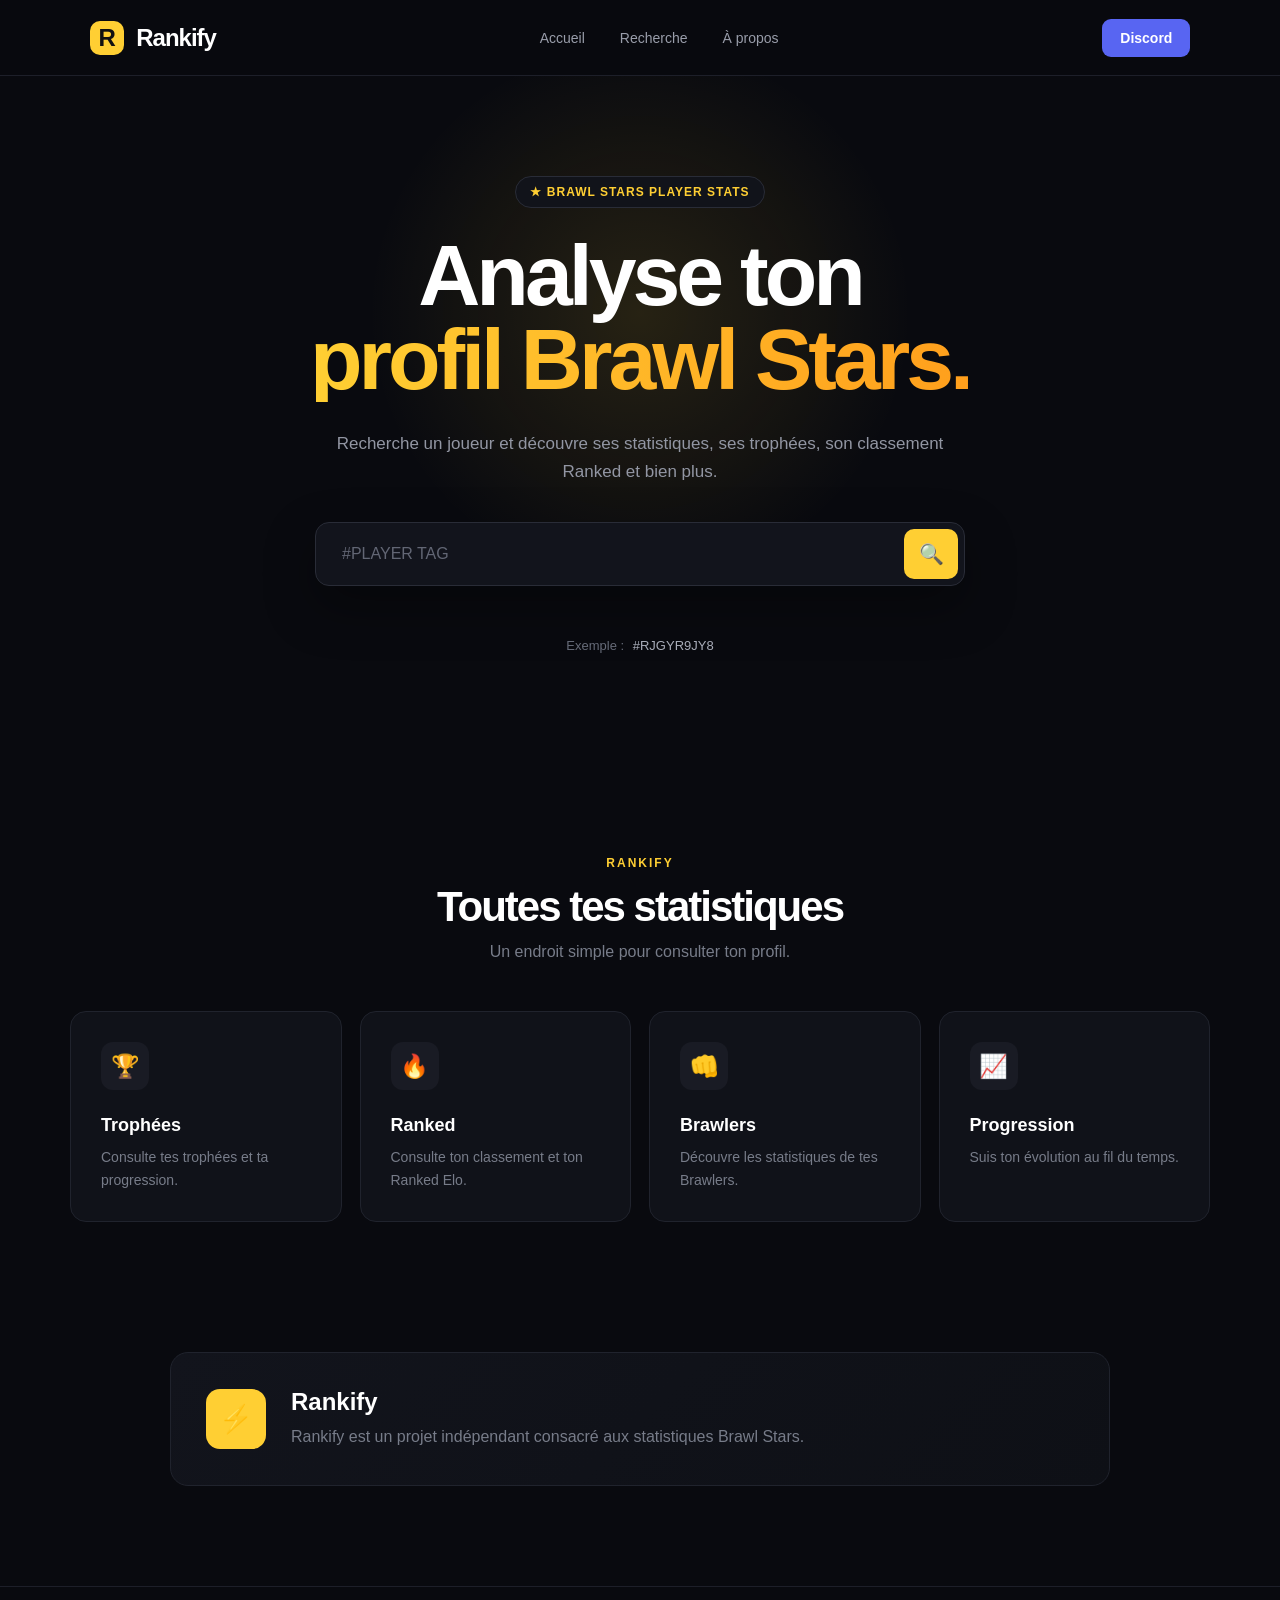
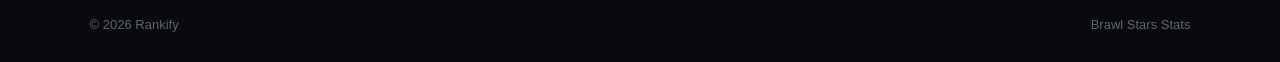
<file: index.html>
<!DOCTYPE html>
<html lang="fr">
<head>
    <meta charset="UTF-8">
    <meta name="viewport" content="width=device-width, initial-scale=1.0">

    <title>Rankify — Brawl Stars Stats</title>

    <link rel="stylesheet" href="style.css">
</head>

<body>

    <!-- NAVBAR -->
    <header class="navbar">

        <div class="logo">
            <span>R</span> Rankify
        </div>

        <nav>
            <a href="index.html">Accueil</a>
            <a href="#search">Recherche</a>
            <a href="#about">À propos</a>
        </nav>

        <a
            class="discord-button"
            href="#"
        >
            Discord
        </a>

    </header>


    <!-- HERO -->
    <main>

        <section class="hero">

            <div class="hero-content">

                <div class="badge">
                    ★ BRAWL STARS PLAYER STATS
                </div>

                <h1>
                    Analyse ton
                    <span>profil Brawl Stars.</span>
                </h1>

                <p>
                    Recherche un joueur et découvre ses statistiques,
                    ses trophées, son classement Ranked et bien plus.
                </p>


                <!-- SEARCH -->
                <div id="search" class="search-box">

                    <input
                        id="playerTag"
                        type="text"
                        placeholder="#PLAYER TAG"
                        autocomplete="off"
                    >

                    <button id="searchButton">
                        🔍
                    </button>

                </div>

                <div id="searchMessage" class="search-message"></div>


                <div class="examples">

                    <span>Exemple :</span>

                    <button
                        class="example-tag"
                        data-tag="#RJGYR9JY8"
                    >
                        #RJGYR9JY8
                    </button>

                </div>

            </div>

        </section>


        <!-- FEATURES -->
        <section class="features">

            <div class="section-title">

                <span>RANKIFY</span>

                <h2>
                    Toutes tes statistiques
                </h2>

                <p>
                    Un endroit simple pour consulter ton profil.
                </p>

            </div>


            <div class="feature-grid">

                <div class="feature-card">

                    <div class="feature-icon">
                        🏆
                    </div>

                    <h3>
                        Trophées
                    </h3>

                    <p>
                        Consulte tes trophées et ta progression.
                    </p>

                </div>


                <div class="feature-card">

                    <div class="feature-icon">
                        🔥
                    </div>

                    <h3>
                        Ranked
                    </h3>

                    <p>
                        Consulte ton classement et ton Ranked Elo.
                    </p>

                </div>


                <div class="feature-card">

                    <div class="feature-icon">
                        👊
                    </div>

                    <h3>
                        Brawlers
                    </h3>

                    <p>
                        Découvre les statistiques de tes Brawlers.
                    </p>

                </div>


                <div class="feature-card">

                    <div class="feature-icon">
                        📈
                    </div>

                    <h3>
                        Progression
                    </h3>

                    <p>
                        Suis ton évolution au fil du temps.
                    </p>

                </div>

            </div>

        </section>


        <!-- ABOUT -->
        <section id="about" class="about">

            <div class="about-card">

                <div class="about-icon">
                    ⚡
                </div>

                <div>

                    <h2>
                        Rankify
                    </h2>

                    <p>
                        Rankify est un projet indépendant consacré
                        aux statistiques Brawl Stars.
                    </p>

                </div>

            </div>

        </section>

    </main>


    <!-- FOOTER -->
    <footer>

        <div>
            © 2026 Rankify
        </div>

        <div>
            Brawl Stars Stats
        </div>

    </footer>


    <script src="script.js"></script>

</body>
</html>
</file>
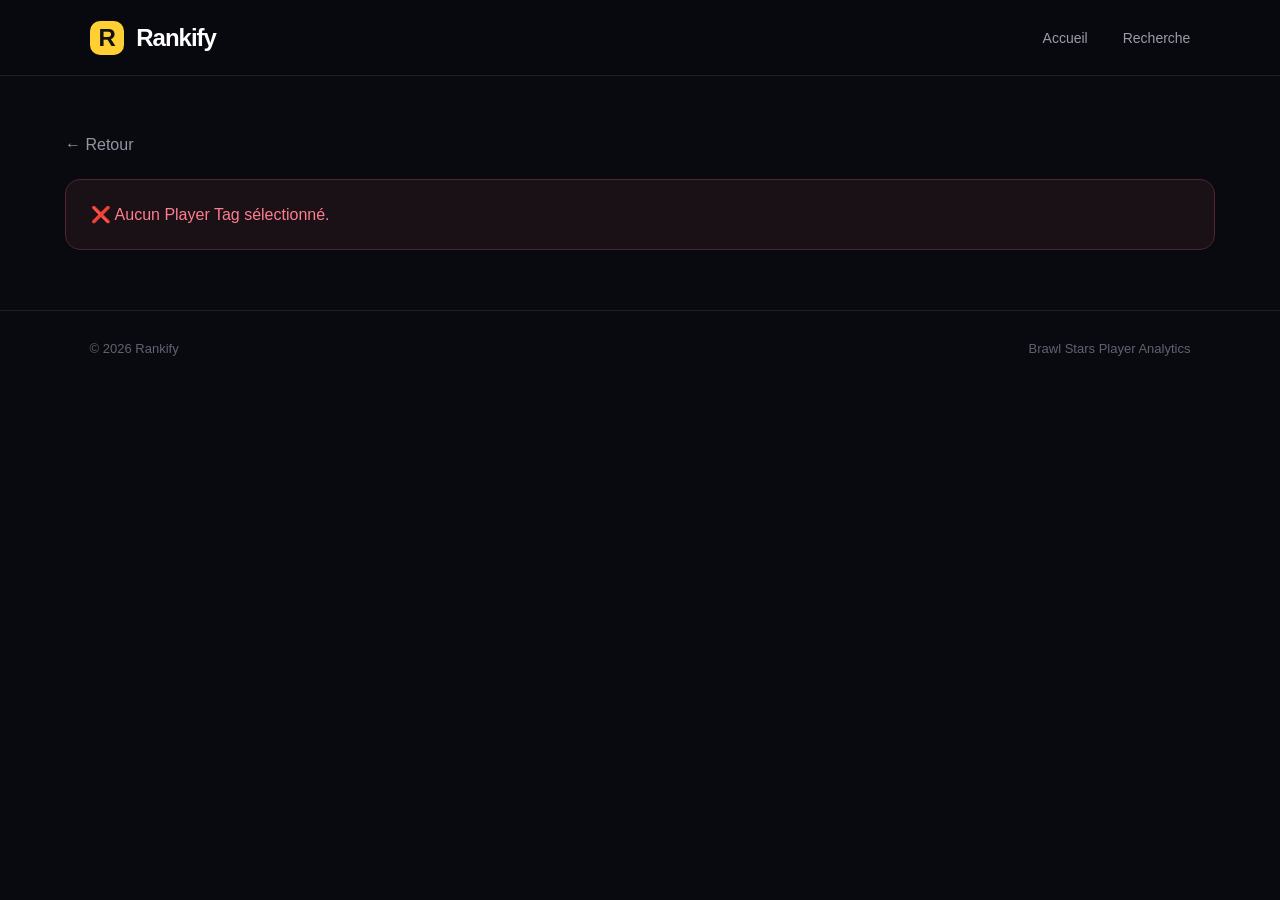
<file: player.html>
<!DOCTYPE html>

<html lang="fr">

<head>

    <meta charset="UTF-8">

    <meta
        name="viewport"
        content="width=device-width, initial-scale=1.0"
    >

    <title>Rankify — Player</title>

    <link
        rel="stylesheet"
        href="style.css"
    >


    <style>

        .player-page {

            max-width: 1200px;

            margin: auto;

            padding: 60px 25px;

        }


        .back-button {

            display: inline-block;

            margin-bottom: 25px;

            color: #9296a3;

            text-decoration: none;

        }


        .back-button:hover {

            color: #ffcf33;

        }


        .player-header {

            padding: 35px;

            margin-bottom: 20px;

            background: #101219;

            border: 1px solid #20232d;

            border-radius: 20px;

        }


        .player-header-top {

            display: flex;

            align-items: center;

            gap: 20px;

        }


        .avatar {

            width: 80px;

            height: 80px;

            display: flex;

            align-items: center;

            justify-content: center;

            border-radius: 18px;

            background: #ffcf33;

            color: #111;

            font-size: 35px;

            font-weight: 900;

        }


        .player-name {

            font-size: 38px;

            font-weight: 900;

        }


        .player-tag {

            margin-top: 7px;

            color: #777c89;

            font-family: monospace;

        }


        .stats-grid {

            display: grid;

            grid-template-columns:

                repeat(4, 1fr);

            gap: 16px;

        }


        .stat-card {

            padding: 25px;

            background: #101219;

            border: 1px solid #20232d;

            border-radius: 16px;

        }


        .stat-icon {

            font-size: 24px;

        }


        .stat-name {

            margin-top: 15px;

            color: #777c89;

            font-size: 12px;

            font-weight: 700;

        }


        .stat-value {

            margin-top: 7px;

            font-size: 26px;

            font-weight: 900;

        }


        .section {

            margin-top: 20px;

            padding: 30px;

            background: #101219;

            border: 1px solid #20232d;

            border-radius: 20px;

        }


        .section-title {

            margin-bottom: 25px;

        }


        .section-title span {

            color: #ffcf33;

            font-size: 11px;

            font-weight: 800;

            letter-spacing: 2px;

        }


        .section-title h2 {

            margin-top: 5px;

            font-size: 25px;

        }


        .brawler-grid {

            display: grid;

            grid-template-columns:

                repeat(5, 1fr);

            gap: 12px;

        }


        .brawler {

            padding: 18px;

            background: #151720;

            border: 1px solid #242733;

            border-radius: 14px;

        }


        .brawler-name {

            font-weight: 800;

        }


        .brawler-info {

            margin-top: 8px;

            color: #858996;

            font-size: 13px;

        }


        .loading {

            text-align: center;

            padding: 100px 20px;

            color: #777c89;

        }


        .error {

            padding: 25px;

            background: #191116;

            border: 1px solid #4d2630;

            border-radius: 15px;

            color: #ff7d8d;

        }


        @media (max-width: 900px) {

            .stats-grid {

                grid-template-columns:

                    repeat(2, 1fr);

            }

            .brawler-grid {

                grid-template-columns:

                    repeat(3, 1fr);

            }

        }


        @media (max-width: 550px) {

            .stats-grid {

                grid-template-columns: 1fr;

            }

            .brawler-grid {

                grid-template-columns:

                    repeat(2, 1fr);

            }

            .player-name {

                font-size: 28px;

            }

        }

    </style>

</head>


<body>


<header class="navbar">

    <div class="logo">

        <span>R</span>

        Rankify

    </div>


    <nav>

        <a href="index.html">
            Accueil
        </a>

        <a href="index.html#search">
            Recherche
        </a>

    </nav>

</header>



<main class="player-page">


    <a
        href="index.html"
        class="back-button"
    >
        ← Retour
    </a>


    <div
        id="loading"
        class="loading"
    >

        🔎 Chargement du profil...

    </div>


    <div
        id="content"
        style="display:none;"
    >


        <section class="player-header">


            <div class="player-header-top">


                <div
                    id="avatar"
                    class="avatar"
                >
                    ?
                </div>


                <div>

                    <div
                        id="playerName"
                        class="player-name"
                    >
                        Joueur
                    </div>


                    <div
                        id="playerTag"
                        class="player-tag"
                    >
                        #PLAYER
                    </div>

                </div>


            </div>


        </section>



        <section class="stats-grid">


            <div class="stat-card">

                <div class="stat-icon">
                    🏆
                </div>

                <div class="stat-name">
                    TROPHÉES
                </div>

                <div
                    id="trophies"
                    class="stat-value"
                >
                    -
                </div>

            </div>



            <div class="stat-card">

                <div class="stat-icon">
                    ⭐
                </div>

                <div class="stat-name">
                    XP LEVEL
                </div>

                <div
                    id="xp"
                    class="stat-value"
                >
                    -
                </div>

            </div>



            <div class="stat-card">

                <div class="stat-icon">
                    🎮
                </div>

                <div class="stat-name">
                    VICTOIRES 3V3
                </div>

                <div
                    id="threeVsThree"
                    class="stat-value"
                >
                    -
                </div>

            </div>



            <div class="stat-card">

                <div class="stat-icon">
                    ⚔️
                </div>

                <div class="stat-name">
                    VICTOIRES SOLO
                </div>

                <div
                    id="solo"
                    class="stat-value"
                >
                    -
                </div>

            </div>


        </section>



        <section class="section">


            <div class="section-title">

                <span>
                    BRAWLERS
                </span>

                <h2>
                    Brawlers du joueur
                </h2>

            </div>


            <div
                id="brawlers"
                class="brawler-grid"
            ></div>


        </section>



        <section class="section">


            <div class="section-title">

                <span>
                    CLUB
                </span>

                <h2>
                    Club
                </h2>

            </div>


            <div id="club">
                Aucun club
            </div>


        </section>


    </div>



    <div
        id="error"
        class="error"
        style="display:none;"
    ></div>


</main>



<footer>

    <div>
        © 2026 Rankify
    </div>

    <div>
        Brawl Stars Player Analytics
    </div>

</footer>



<script>


/*
    Backend local pour le moment.
*/

const API_URL =
    "http://127.0.0.1:5000";


const loading =
    document.getElementById("loading");


const content =
    document.getElementById("content");


const errorBox =
    document.getElementById("error");



function formatNumber(value) {

    if (
        value === undefined ||
        value === null
    ) {

        return "-";

    }

    return Number(value)
        .toLocaleString("fr-FR");

}



function escapeHTML(value) {

    return String(value)

        .replaceAll("&", "&amp;")

        .replaceAll("<", "&lt;")

        .replaceAll(">", "&gt;")

        .replaceAll('"', "&quot;")

        .replaceAll("'", "&#039;");

}



function showError(message) {

    loading.style.display =
        "none";

    content.style.display =
        "none";

    errorBox.textContent =
        "❌ " + message;

    errorBox.style.display =
        "block";

}



async function loadPlayer() {


    /*
        On récupère le tag
        directement depuis l'URL.

        Exemple :

        player.html?tag=%23ABC123
    */


    const params =
        new URLSearchParams(
            window.location.search
        );


    let tag =
        params.get("tag");


    /*
        Si aucun tag dans l'URL,
        on essaye le sessionStorage.
    */

    if (!tag) {

        tag =
            sessionStorage.getItem(
                "rankifyPlayerTag"
            );

    }


    if (!tag) {

        showError(
            "Aucun Player Tag sélectionné."
        );

        return;

    }


    tag =
        decodeURIComponent(tag)
            .trim()
            .toUpperCase();


    if (tag.startsWith("#")) {

        tag =
            tag.substring(1);

    }


    loading.textContent =
        "🔎 Recherche du joueur #" +
        tag +
        "...";


    try {


        /*
            IMPORTANT :

            On récupère maintenant
            directement les données
            depuis le backend.
        */


        const response =
            await fetch(
                `${API_URL}/api/player/${encodeURIComponent(tag)}`
            );


        const player =
            await response.json();


        if (!response.ok) {

            throw new Error(
                player.error ||
                "Joueur introuvable."
            );

        }


        /*
            NOM
        */

        const name =
            player.name || "Joueur";


        document.getElementById(
            "playerName"
        ).textContent =
            name;


        /*
            TAG
        */

        document.getElementById(
            "playerTag"
        ).textContent =
            player.tag ||
            "#" + tag;


        /*
            AVATAR
        */

        document.getElementById(
            "avatar"
        ).textContent =
            name
                .charAt(0)
                .toUpperCase();


        /*
            TROPHÉES
        */

        document.getElementById(
            "trophies"
        ).textContent =
            formatNumber(
                player.trophies
            );


        /*
            XP
        */

        document.getElementById(
            "xp"
        ).textContent =
            formatNumber(
                player.expLevel
            );


        /*
            VICTOIRES 3V3
        */

        document.getElementById(
            "threeVsThree"
        ).textContent =
            formatNumber(
                player["3vs3Victories"]
            );


        /*
            VICTOIRES SOLO
        */

        document.getElementById(
            "solo"
        ).textContent =
            formatNumber(
                player.soloVictories
            );


        /*
            CLUB
        */

        if (player.club) {

            document.getElementById(
                "club"
            ).innerHTML = `

                <strong>
                    ${escapeHTML(
                        player.club.name
                    )}
                </strong>

                <br>

                <span style="color:#777c89">
                    ${escapeHTML(
                        player.club.tag
                    )}
                </span>

            `;

        }


        /*
            BRAWLERS
        */

        const brawlers =
            player.brawlers || [];


        const container =
            document.getElementById(
                "brawlers"
            );


        if (!brawlers.length) {

            container.innerHTML =
                "<p>Aucun Brawler disponible.</p>";

        } else {

            container.innerHTML =

                brawlers
                    .map(
                        brawler => `

                        <div class="brawler">

                            <div class="brawler-name">

                                ${escapeHTML(
                                    brawler.name
                                )}

                            </div>

                            <div class="brawler-info">

                                🏆
                                ${formatNumber(
                                    brawler.trophies
                                )}

                            </div>

                            <div class="brawler-info">

                                ⚡ Power
                                ${brawler.power}

                            </div>

                        </div>

                    `
                    )
                    .join("");

        }


        /*
            AFFICHAGE
        */

        loading.style.display =
            "none";


        content.style.display =
            "block";


    } catch (error) {

        console.error(error);


        showError(
            error.message ||
            "Impossible de charger le joueur."
        );

    }

}



loadPlayer();


</script>


</body>

</html>
</file>
<file: style.css>
* {
    margin: 0;
    padding: 0;
    box-sizing: border-box;
}

html {
    scroll-behavior: smooth;
}

body {
    min-height: 100vh;
    font-family: Arial, Helvetica, sans-serif;
    background: #090a0f;
    color: #ffffff;
}

/* =========================
   NAVBAR
========================= */

.navbar {
    width: 100%;
    height: 76px;
    padding: 0 7%;
    display: flex;
    align-items: center;
    justify-content: space-between;

    background: rgba(9, 10, 15, 0.85);
    border-bottom: 1px solid #1d1f29;

    position: sticky;
    top: 0;
    z-index: 100;

    backdrop-filter: blur(15px);
}

.logo {
    font-size: 24px;
    font-weight: 800;
    letter-spacing: -1px;
}

.logo span {
    display: inline-flex;
    align-items: center;
    justify-content: center;

    width: 34px;
    height: 34px;
    margin-right: 7px;

    border-radius: 10px;

    background: #ffcf33;
    color: #111;

    font-weight: 900;
}

.navbar nav {
    display: flex;
    gap: 35px;
}

.navbar nav a {
    color: #999daa;
    text-decoration: none;
    font-size: 14px;
    transition: 0.2s;
}

.navbar nav a:hover {
    color: #ffffff;
}

.discord-button {
    padding: 11px 18px;

    border-radius: 9px;

    background: #5865f2;
    color: #ffffff;

    text-decoration: none;
    font-size: 14px;
    font-weight: 700;

    transition: 0.2s;
}

.discord-button:hover {
    transform: translateY(-2px);
    filter: brightness(1.1);
}

/* =========================
   HERO
========================= */

.hero {
    min-height: 650px;

    display: flex;
    align-items: center;
    justify-content: center;

    padding: 100px 20px;

    text-align: center;

    background:
        radial-gradient(
            circle at 50% 35%,
            rgba(255, 207, 51, 0.12),
            transparent 35%
        ),
        #090a0f;
}

.hero-content {
    max-width: 850px;
}

.badge {
    display: inline-block;

    padding: 8px 14px;
    margin-bottom: 25px;

    border: 1px solid #292c37;
    border-radius: 50px;

    background: #11131a;

    color: #ffcf33;

    font-size: 12px;
    font-weight: 800;
    letter-spacing: 1px;
}

.hero h1 {
    font-size: clamp(48px, 7vw, 86px);
    line-height: 0.98;
    letter-spacing: -4px;
    font-weight: 900;
}

.hero h1 span {
    display: block;

    background: linear-gradient(
        90deg,
        #ffcf33,
        #ff9f1c
    );

    -webkit-background-clip: text;
    background-clip: text;

    color: transparent;
}

.hero p {
    max-width: 650px;

    margin: 28px auto 35px;

    color: #9296a3;

    font-size: 17px;
    line-height: 1.7;
}

/* =========================
   SEARCH
========================= */

.search-box {
    width: min(650px, 100%);
    height: 64px;

    margin: auto;

    display: flex;

    padding: 6px;

    background: #12141c;

    border: 1px solid #292c37;
    border-radius: 14px;

    box-shadow:
        0 20px 50px rgba(0, 0, 0, 0.35);

    transition: 0.25s;
}

.search-box:focus-within {
    border-color: #ffcf33;

    box-shadow:
        0 0 0 3px rgba(255, 207, 51, 0.08),
        0 20px 50px rgba(0, 0, 0, 0.35);
}

.search-box input {
    flex: 1;

    min-width: 0;

    padding: 0 20px;

    border: none;
    outline: none;

    background: transparent;

    color: #ffffff;

    font-size: 16px;
}

.search-box input::placeholder {
    color: #626674;
}

.search-box button {
    width: 54px;

    border: none;
    border-radius: 10px;

    background: #ffcf33;

    color: #111;

    font-size: 20px;

    cursor: pointer;

    transition: 0.2s;
}

.search-box button:hover {
    transform: scale(1.04);
    filter: brightness(1.08);
}

.search-message {
    min-height: 25px;

    margin-top: 12px;

    color: #ffcf33;

    font-size: 14px;
}

.examples {
    margin-top: 15px;

    color: #666b78;

    font-size: 13px;
}

.example-tag {
    margin-left: 5px;

    border: none;
    background: transparent;

    color: #a9adb9;

    cursor: pointer;

    font-size: 13px;
}

.example-tag:hover {
    color: #ffcf33;
}

/* =========================
   FEATURES
========================= */

.features {
    max-width: 1200px;

    margin: auto;

    padding: 100px 30px;
}

.section-title {
    text-align: center;

    margin-bottom: 50px;
}

.section-title > span {
    color: #ffcf33;

    font-size: 12px;
    font-weight: 800;
    letter-spacing: 2px;
}

.section-title h2 {
    margin-top: 12px;

    font-size: 42px;

    letter-spacing: -2px;
}

.section-title p {
    margin-top: 12px;

    color: #777c89;
}

.feature-grid {
    display: grid;

    grid-template-columns:
        repeat(4, 1fr);

    gap: 18px;
}

.feature-card {
    padding: 30px;

    background: #101219;

    border: 1px solid #20232d;

    border-radius: 16px;

    transition:
        transform 0.25s,
        border-color 0.25s;
}

.feature-card:hover {
    transform: translateY(-6px);

    border-color: #393d49;
}

.feature-icon {
    width: 48px;
    height: 48px;

    display: flex;
    align-items: center;
    justify-content: center;

    margin-bottom: 25px;

    border-radius: 12px;

    background: #191b24;

    font-size: 23px;
}

.feature-card h3 {
    margin-bottom: 10px;

    font-size: 18px;
}

.feature-card p {
    color: #777c89;

    line-height: 1.6;

    font-size: 14px;
}

/* =========================
   ABOUT
========================= */

.about {
    max-width: 1000px;

    margin: auto;

    padding: 30px 30px 100px;
}

.about-card {
    display: flex;
    align-items: center;
    gap: 25px;

    padding: 35px;

    background:
        linear-gradient(
            135deg,
            #12141c,
            #0e1016
        );

    border: 1px solid #20232d;
    border-radius: 18px;
}

.about-icon {
    width: 60px;
    height: 60px;

    flex-shrink: 0;

    display: flex;
    align-items: center;
    justify-content: center;

    border-radius: 14px;

    background: #ffcf33;

    color: #111;

    font-size: 27px;
}

.about-card h2 {
    margin-bottom: 8px;
}

.about-card p {
    color: #777c89;

    line-height: 1.6;
}

/* =========================
   FOOTER
========================= */

footer {
    display: flex;
    justify-content: space-between;

    padding: 30px 7%;

    border-top: 1px solid #1d1f29;

    color: #5f6370;

    font-size: 13px;
}

/* =========================
   RESPONSIVE
========================= */

@media (max-width: 850px) {

    .navbar {
        padding: 0 20px;
    }

    .navbar nav {
        display: none;
    }

    .feature-grid {
        grid-template-columns:
            repeat(2, 1fr);
    }

    .hero h1 {
        letter-spacing: -2px;
    }
}

@media (max-width: 550px) {

    .hero {
        min-height: 580px;

        padding: 70px 20px;
    }

    .hero h1 {
        font-size: 48px;
    }

    .feature-grid {
        grid-template-columns: 1fr;
    }

    .about-card {
        align-items: flex-start;

        flex-direction: column;
    }

    footer {
        flex-direction: column;
        gap: 10px;
    }
}
</file>
